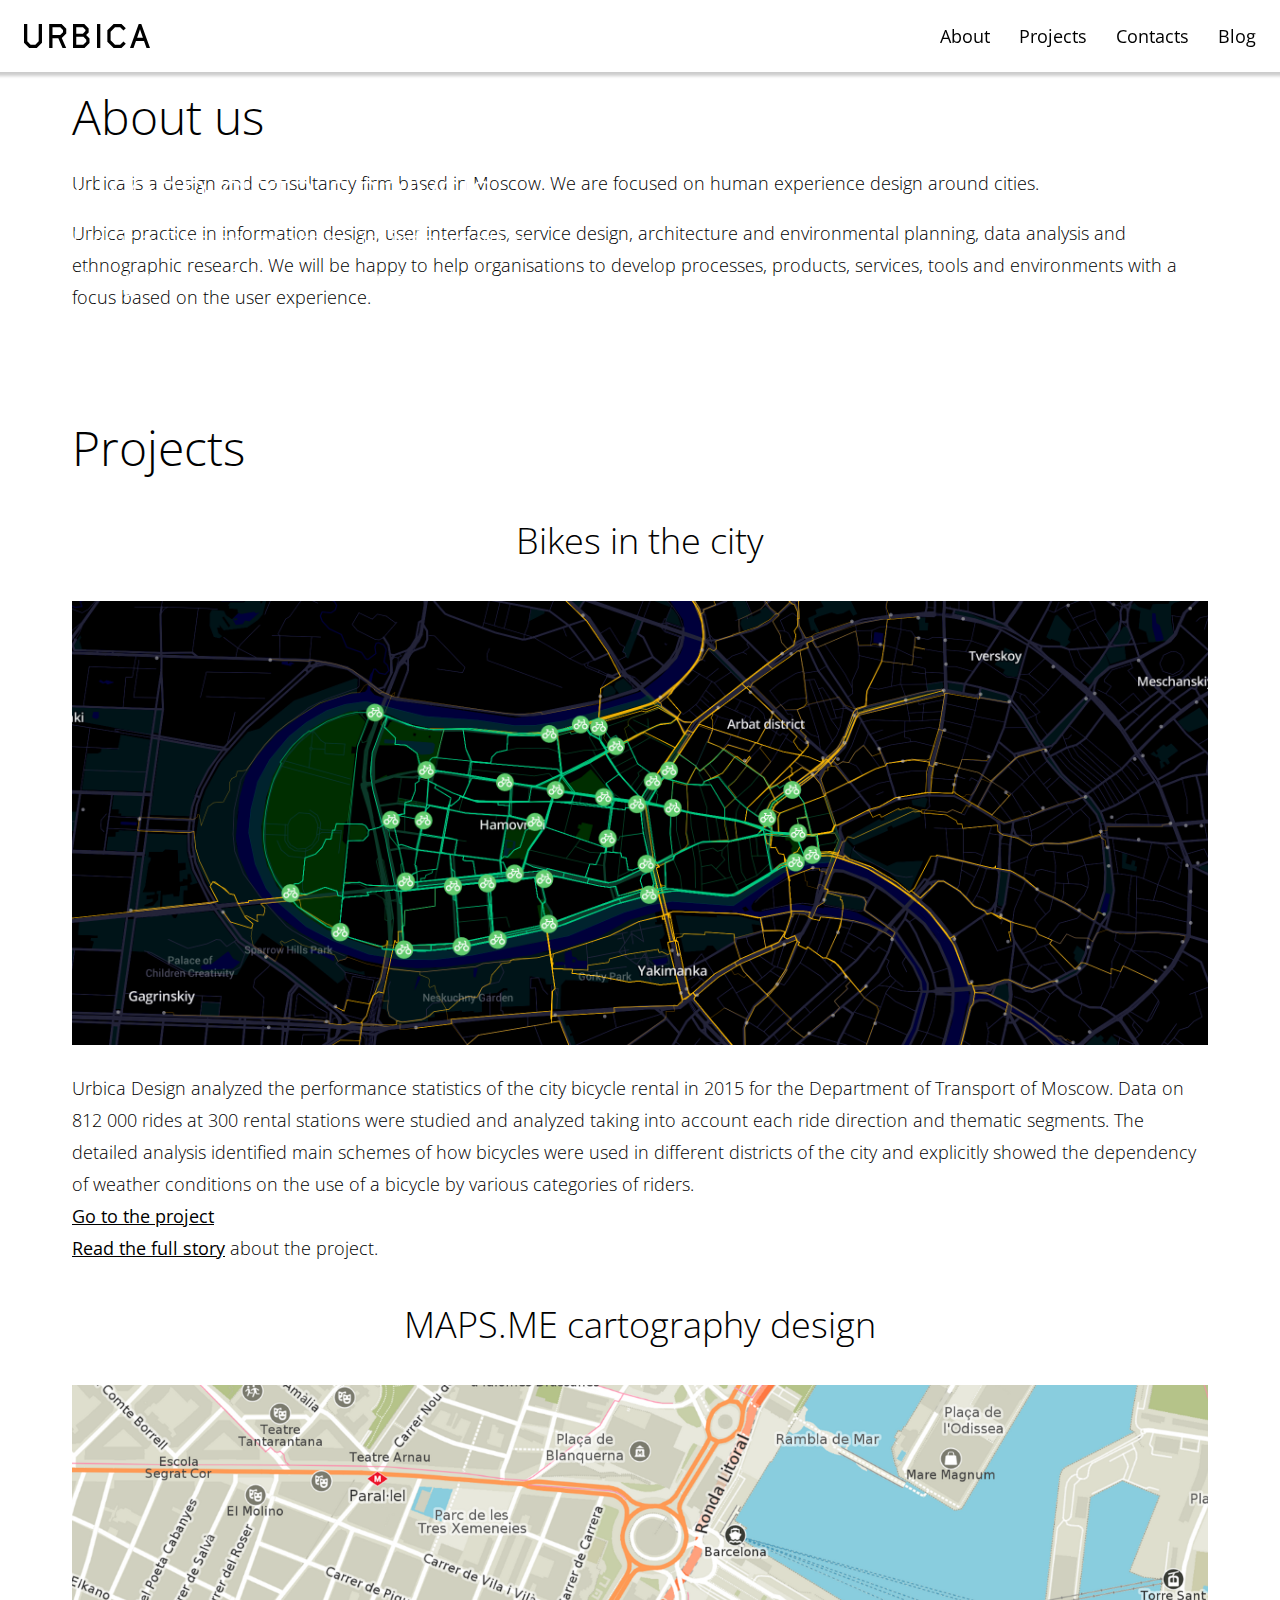
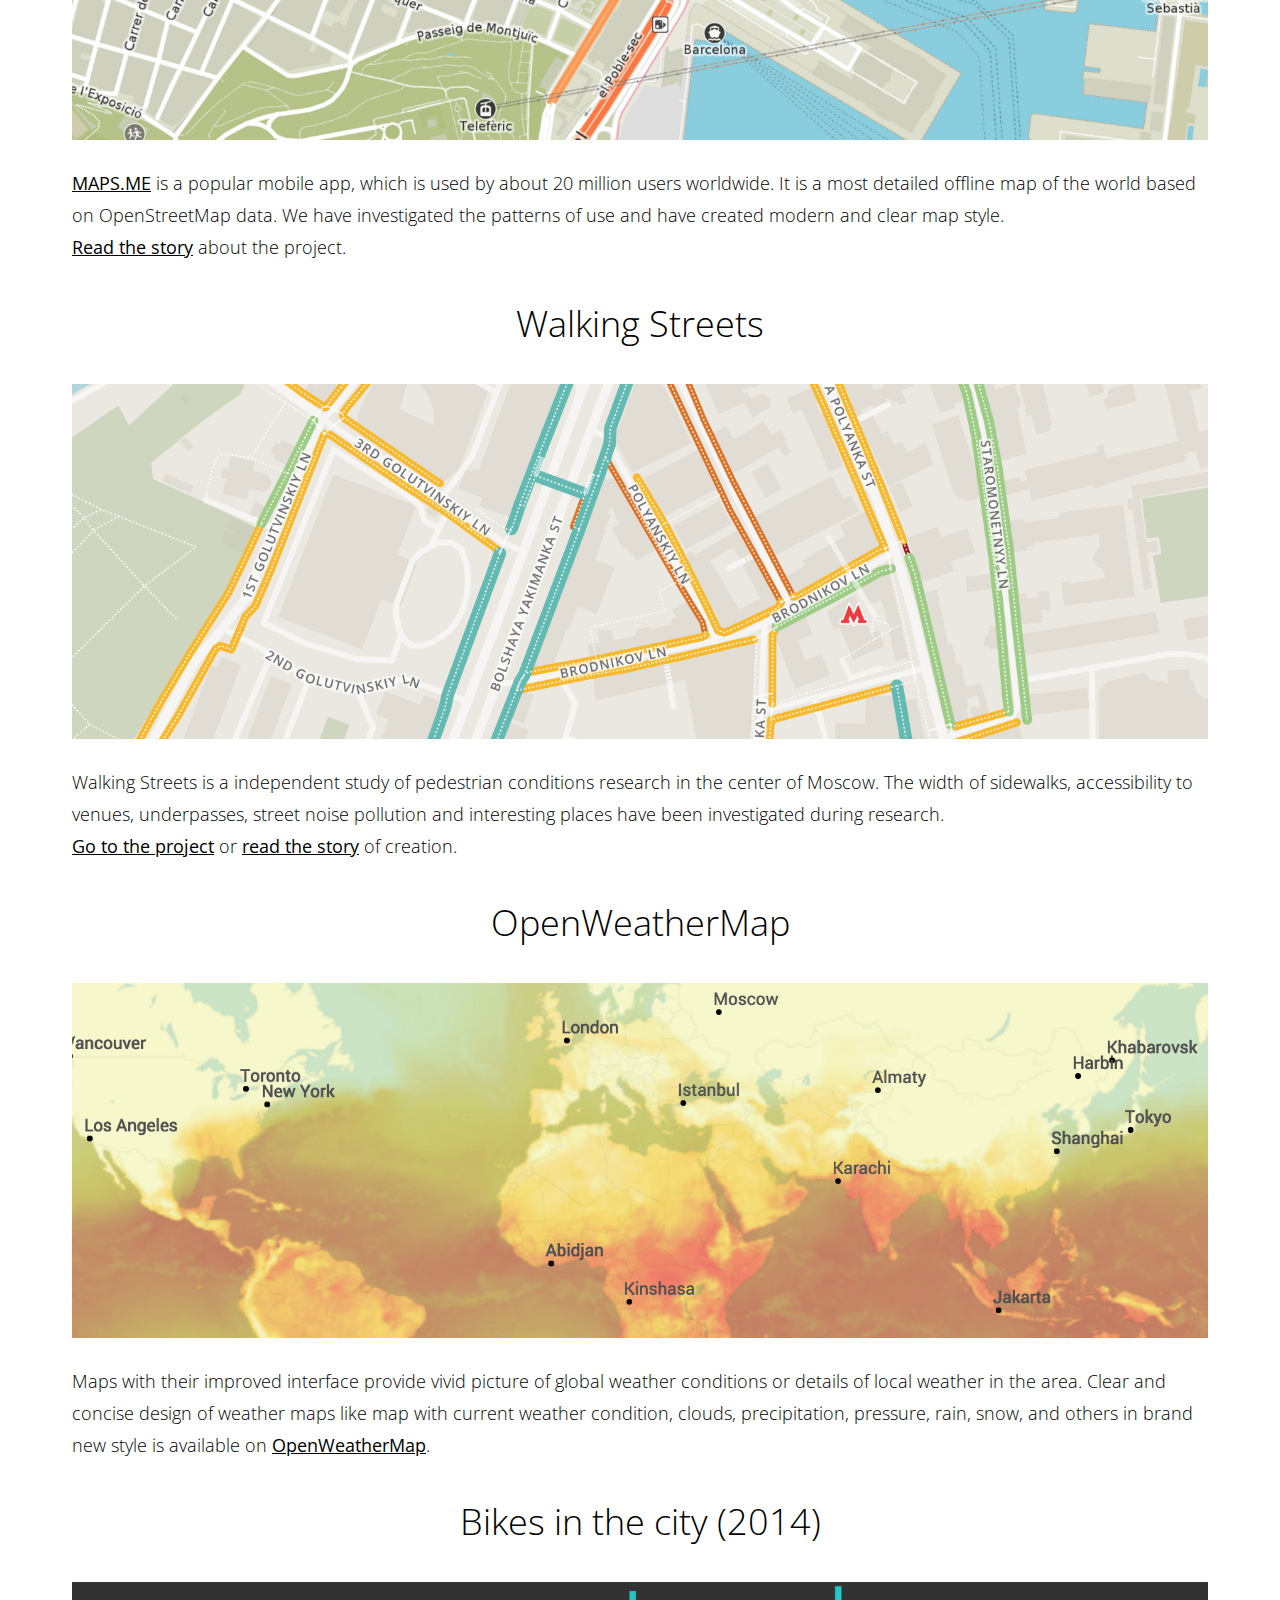
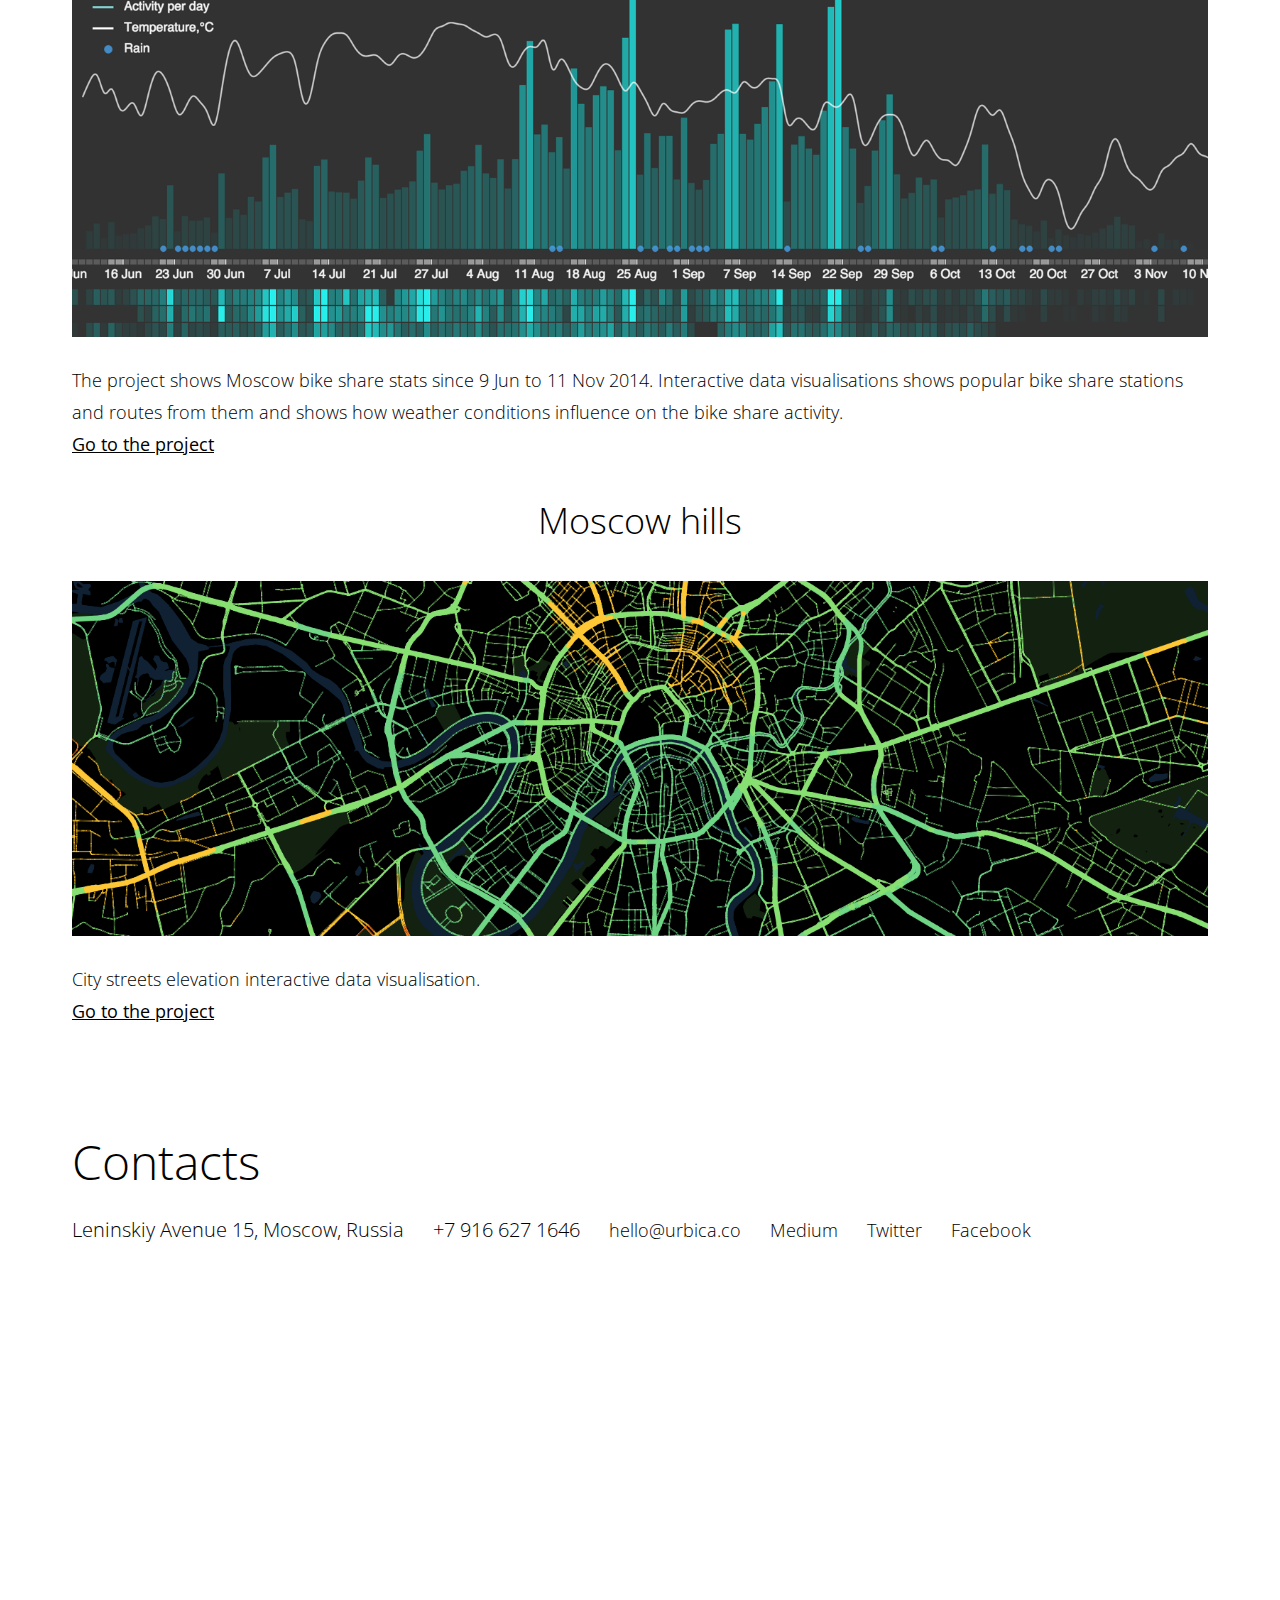
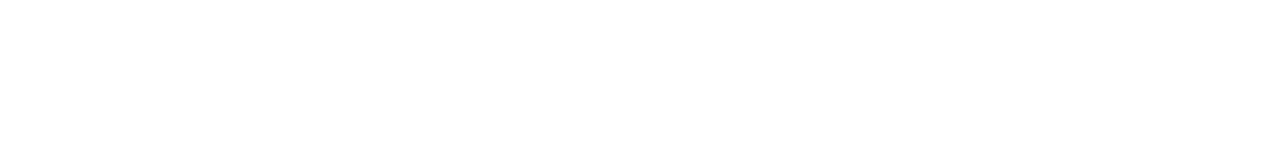
<file: www/index.html>
<!DOCTYPE html>
<html>
<head>
    <meta charset='utf-8' />
    <title>URBICA</title>
    <meta name='viewport' content='initial-scale=1,maximum-scale=1,user-scalable=no' />
    <link rel="shortcut icon" href="favicon.png" />
    <link rel="icon" type="image/svg+xml" href="favicon.svg"/>
    <link rel="alternate icon" type="image/png" href="favicon.png"/>
    <link rel="stylesheet" href="urbica.css" type="text/css">
    <link href='https://fonts.googleapis.com/css?family=Open+Sans:400,300' rel='stylesheet' type='text/css'>
    <script src='https://api.tiles.mapbox.com/mapbox-gl-js/v0.13.1/mapbox-gl.js'></script>
    <link href='https://api.tiles.mapbox.com/mapbox-gl-js/v0.13.1/mapbox-gl.css' rel='stylesheet' />
</head>
<body>

<div id='head'>
  <div id='logo'></div><div id='menu'>
    <div><a href='#about'>About</a></div>
    <div><a href='#projects'>Projects</a></div>
    <div><a href='#contacts'>Contacts</a></div>
    <!-- <div><a href='#study'>Workshops</a></div> -->
    <div><a href='http://medium.com/@Urbica.co/' target="_blank">Blog</a></div>
  </div>
</div>

<div id='welcome'>
  <h2>Urban data analysis</h2>
  <div id='welcome-description'>
    Urbica Design practice in information design, user interfaces and data analysis. We are focused on human experience design around cities.
  </div>
</div>

<div id='splash-container'><div id="colormap"></div></div>
<div id="wrapper">
<div id="page">
<a name="about"  class="anchor">
<div class="content-block">
  </a><h2>About us</h2>
  <div class="content">
    <p>Urbica is a design and consultancy firm based in Moscow. We are focused on human experience design around cities.</p>
    <p>Urbica practice in information design, user interfaces, service design, architecture and environmental planning, data analysis and ethnographic research. We will be happy to help organisations to develop processes, products, services, tools and environments with a focus based on the user experience.</p>
  </div>
</div>
<a name="projects" class="anchor">
<div class="content-block">
  </a><h2>Projects</h2>
  <div class="content">
    <h3><a href="/bikes/">Bikes in the city</a></h3>
    <p><a href="/bikes/"><img src="img/bikes_2015.png" width="100%" border="0"></a></p>
    <p>Urbica Design analyzed the performance statistics of the city bicycle rental in 2015 for the Department of Transport of Moscow. Data on 812 000 rides at 300 rental stations were studied and analyzed taking into account each ride direction and thematic segments. The detailed analysis identified main schemes of how bicycles were used in different districts of the city and explicitly showed the dependency of weather conditions on the use of a bicycle by various categories of riders.<br/>
      <a href="/bikes/">Go to the project</a>
      <br/><a href="https://medium.com/@Urbica.co/bicycles-in-the-city-f9529d918388">Read the full story</a> about the project.</p>

    <h3><a href="https://medium.com/@Urbica.co/world-map-design-1a9711783333">MAPS.ME cartography design</a></h3>
    <p><a href="https://medium.com/@Urbica.co/world-map-design-1a9711783333"><img src="img/mapsme.png" width="100%" border="0"></a></p>
    <p><a href="http://maps.me/">MAPS.ME</a> is a popular mobile app, which is used by about 20 million users worldwide. It is a most detailed offline map of the world based on OpenStreetMap data. We have investigated the patterns of use and have created modern and clear map style.
      <br/><a href="https://medium.com/@Urbica.co/world-map-design-1a9711783333">Read the story</a> about the project.</p>

    <h3><a href="http://walkstreets.org">Walking Streets</a></h3>
    <p><a href="http://walkstreets.org"><img src="img/walkstreets.png" width="100%" border="0"></a></p>
    <p>Walking Streets is a independent study of pedestrian conditions research in the center of Moscow. The width of sidewalks, accessibility to venues, underpasses, street noise pollution and interesting places have been investigated during research.<br/>
     <a href="http://walkstreets.org/">Go to the project</a> or <a href="https://medium.com/@Urbica.co/a-good-walk-4189a331348c">read the story</a> of creation.</p>

     <h3><a href="http://openweathermap.org/weathermap" target="_blank">OpenWeatherMap</a></h3>
    <p><a href="http://openweathermap.org/weathermap" target="_blank"><img src="img/owm.png" width="100%" border="0"></a></p>
    <p>Maps with their improved interface provide vivid picture of global weather conditions or details of local weather in the area. Сlear and concise design of weather maps like map with current weather condition, clouds, precipitation, pressure, rain, snow, and others in brand new style is available on <a href="http://openweathermap.org/weathermap" target="_blank">OpenWeatherMap</a>.</p>


    <h3><a href="/velo/">Bikes in the city (2014)</a></h3>
    <p><a href="/velo/"><img src="img/velo.png" width="100%" border="0"></a></p>
    <p>The project shows Moscow bike share stats since 9 Jun to 11 Nov 2014. Interactive data visualisations shows popular bike share stations and routes from them and shows how weather conditions influence on the bike share activity.<br/>
      <a href="/velo/">Go to the project</a></p>
    <h3><a href="/hills/">Moscow hills</a></h3>
    <p><a href="/hills/"><img src="img/hills.png" width="100%" border="0"></a></p>
    <p>City streets elevation interactive data visualisation.<br/> <a href="/hills/">Go to the project</a></p>
  </div>
</div>

<a name="contacts"  class="anchor">
<a name="projects" class="anchor"></a>
<div class="content-block">
  <h2>Contacts</h2>
  <div class="content">
    <span class='contact'>Leninskiy&nbsp;Avenue&nbsp;15, Moscow,&nbsp;Russia</span>
    <span class='contact'>+7&nbsp;916&nbsp;627&nbsp;1646</span>
    <span class='contact'><a href="mailto: hello@urbica.co">hello@urbica.co</a></span>
    <span class='contact'><a href="http://medium.com/@Urbica.co">Medium</a></span>
    <span class='contact'><a href="http://twitter.com/urbicadesign">Twitter</a></span>
    <span class='contact'><a href="http://facebook.com/urbica.co">Facebook</a></span>
  </div>
  </div>
</div>
</div>
<div class="map" id="map"></div>

<script src="http://d3js.org/d3.v3.min.js"></script>
<script src="http://d3js.org/topojson.v1.min.js"></script>
<script src="colormap.js"></script>
<script>

mapboxgl.accessToken = 'pk.eyJ1IjoidXJiaWNhZGVzaWduIiwiYSI6ImNpazZtdTAybzAwNHV2cmtzN25tOGhuMmMifQ.deJJrUZi3FZRz_UFXEuQlQ';
var map = new mapboxgl.Map({
    container: 'map', // container id
    style: 'mapbox://styles/urbicadesign/cik6mv20100dubum7ncxzgehc', //hosted style id
    center: [37.600467040087999, 55.720435731326489], // starting position
    zoom: 13, // starting zoom
    interactive: false
});
</script>



<!-- Yandex.Metrika counter -->
<script type="text/javascript">
(function (d, w, c) {
    (w[c] = w[c] || []).push(function() {
        try {
            w.yaCounter31411338 = new Ya.Metrika({
                id:31411338,
                clickmap:true,
                trackLinks:true,
                accurateTrackBounce:true
            });
        } catch(e) { }
    });

    var n = d.getElementsByTagName("script")[0],
        s = d.createElement("script"),
        f = function () { n.parentNode.insertBefore(s, n); };
    s.type = "text/javascript";
    s.async = true;
    s.src = "https://mc.yandex.ru/metrika/watch.js";

    if (w.opera == "[object Opera]") {
        d.addEventListener("DOMContentLoaded", f, false);
    } else { f(); }
})(document, window, "yandex_metrika_callbacks");
</script>
<noscript><div><img src="https://mc.yandex.ru/watch/31411338" style="position:absolute; left:-9999px;" alt="" /></div></noscript>
<!-- /Yandex.Metrika counter -->
<script>
  (function(i,s,o,g,r,a,m){i['GoogleAnalyticsObject']=r;i[r]=i[r]||function(){
  (i[r].q=i[r].q||[]).push(arguments)},i[r].l=1*new Date();a=s.createElement(o),
  m=s.getElementsByTagName(o)[0];a.async=1;a.src=g;m.parentNode.insertBefore(a,m)
  })(window,document,'script','//www.google-analytics.com/analytics.js','ga');

  ga('create', 'UA-64821013-1', 'auto');
  ga('send', 'pageview');

</script>
</body>
</html>
</file>
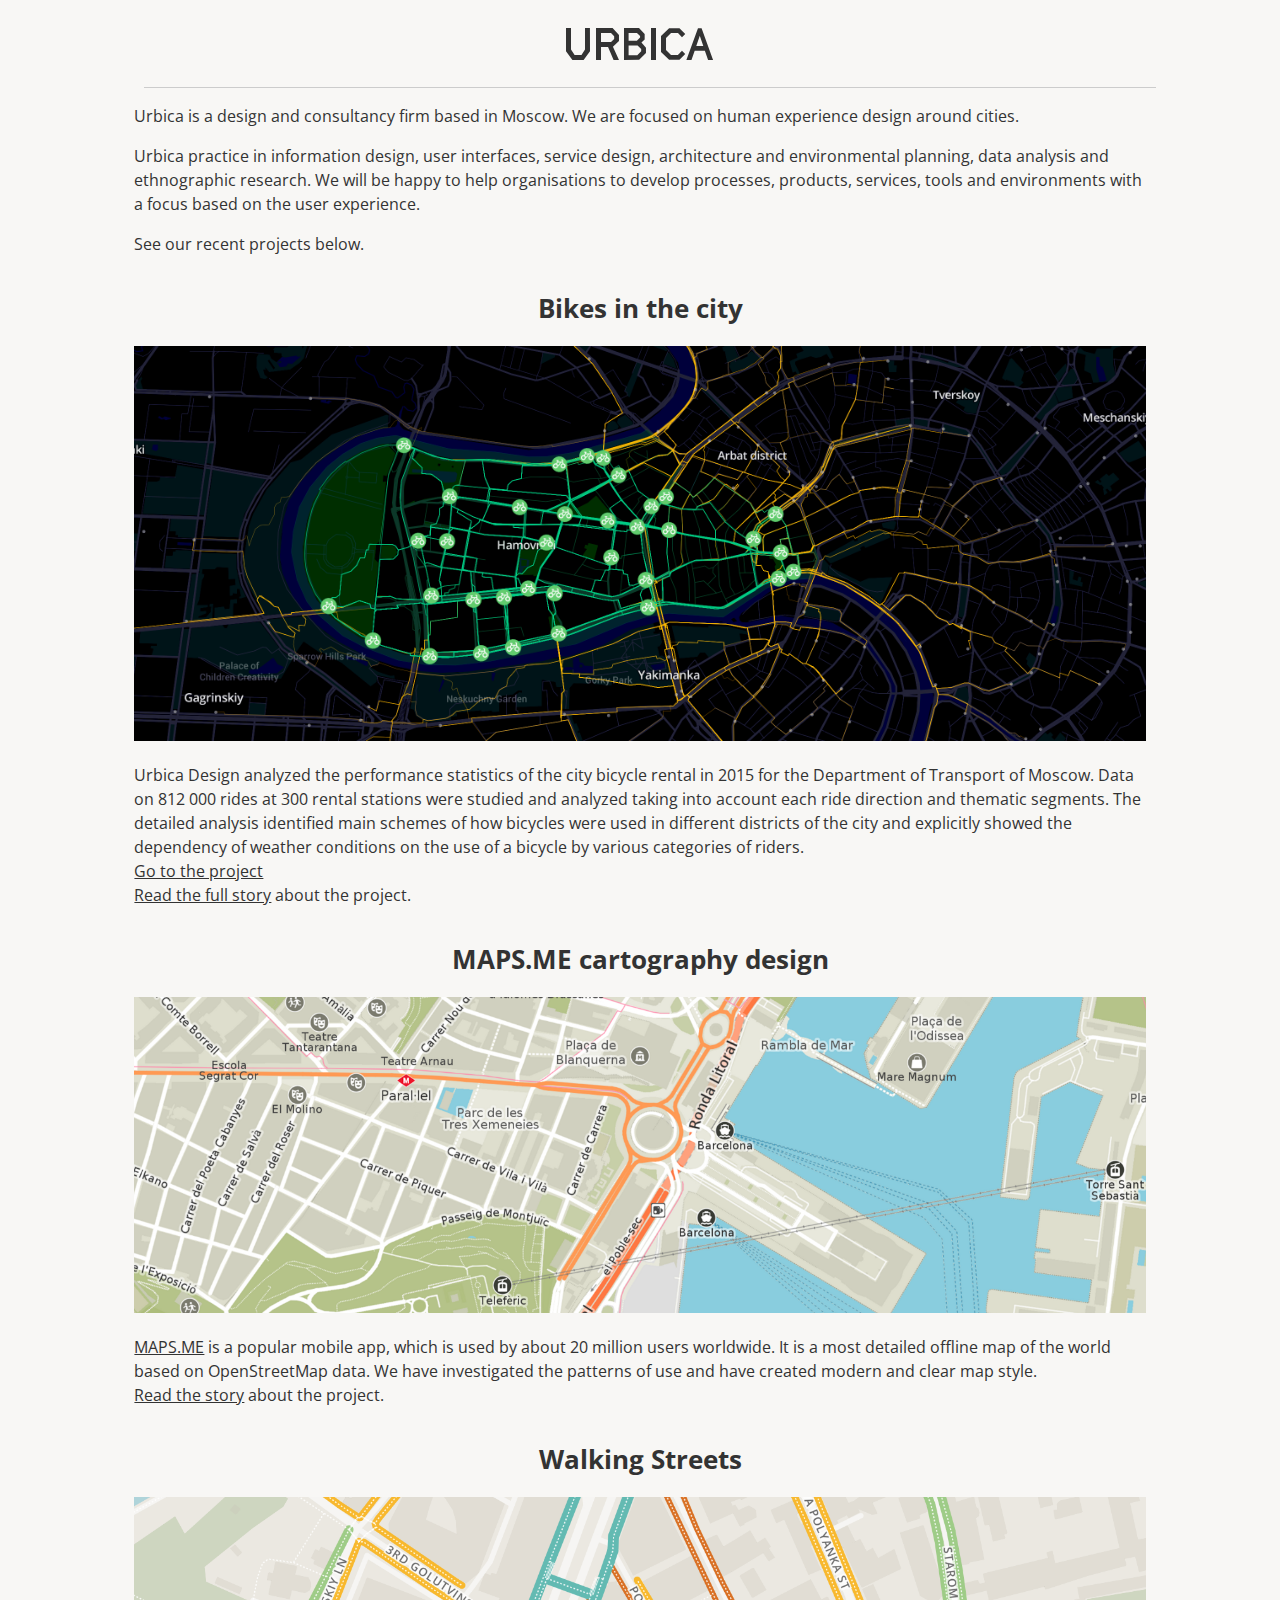
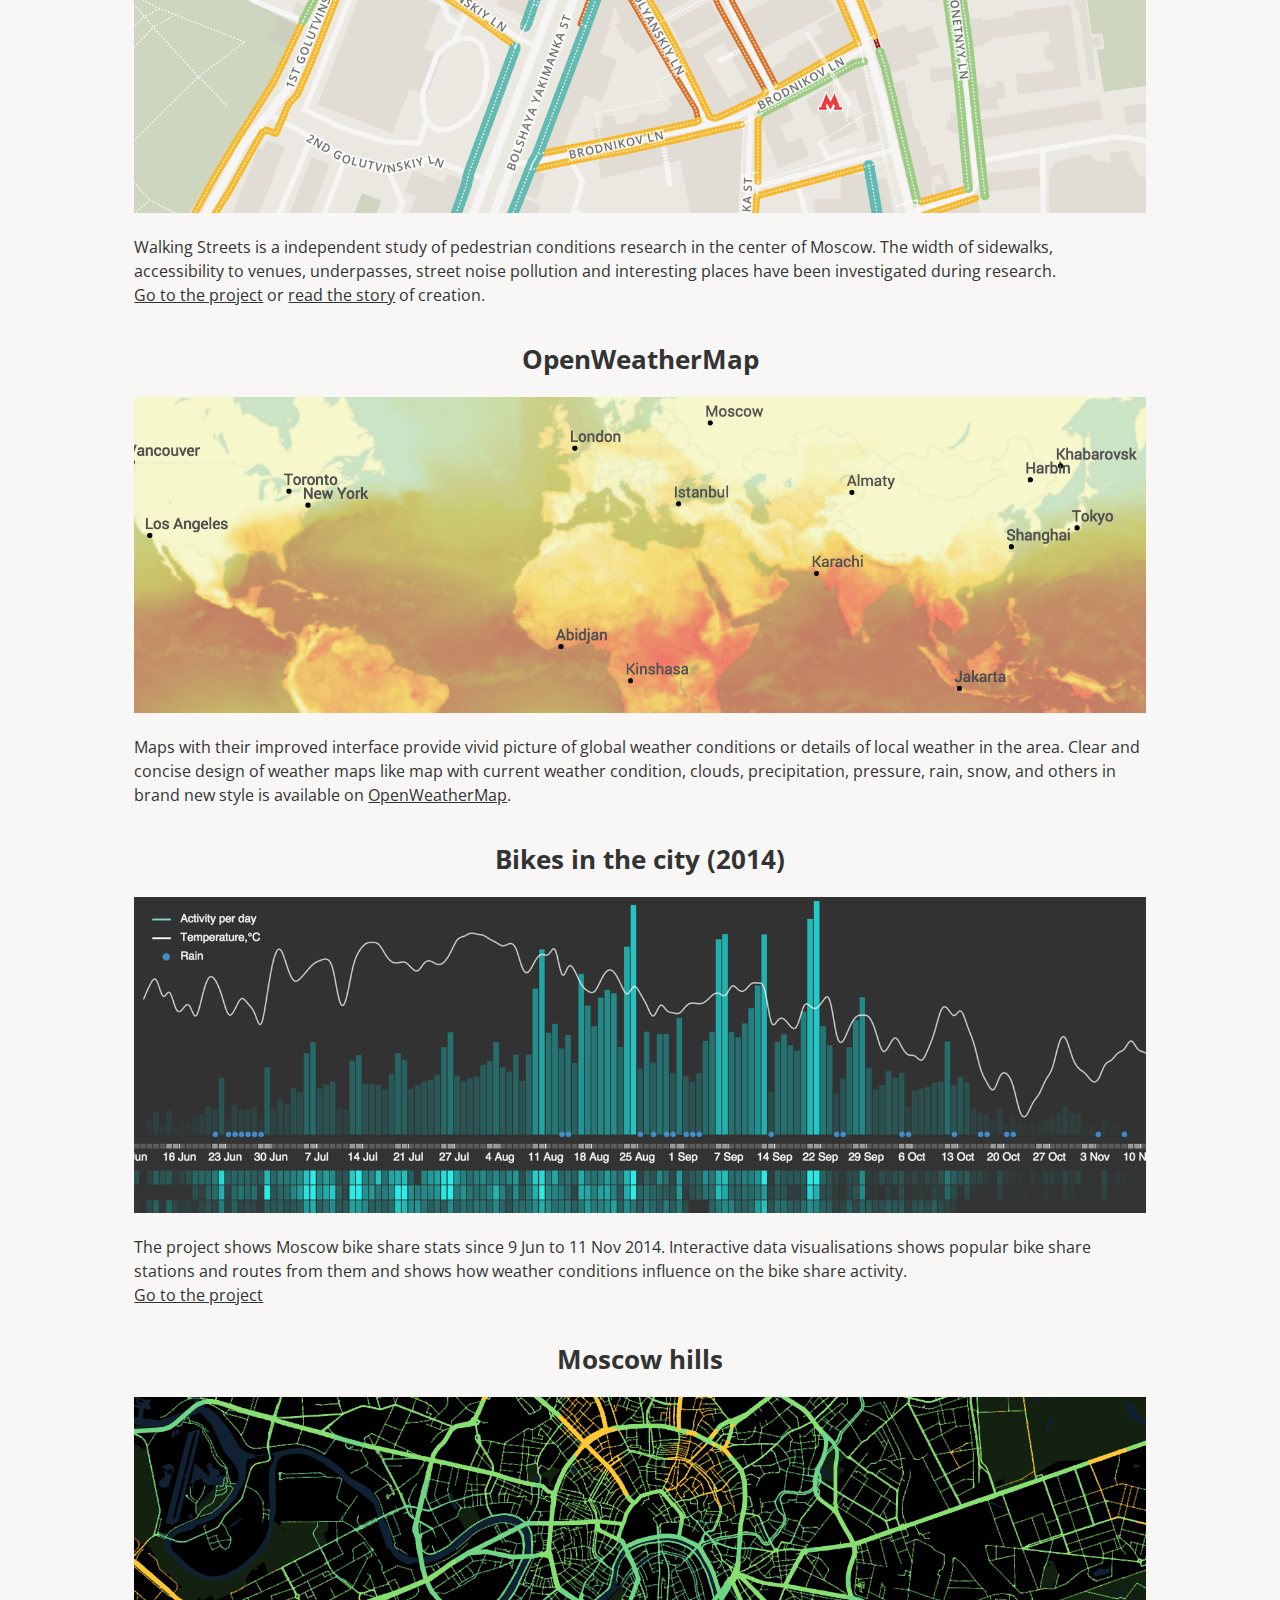
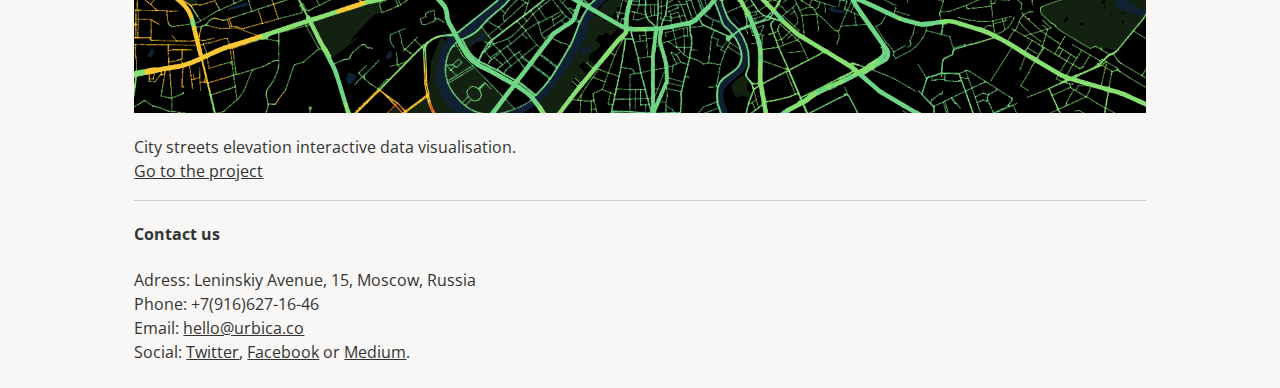
<file: www/old/index.html>
<!DOCTYPE html PUBLIC "-//W3C//DTD HTML 4.01//EN">
<html>
	<head>
		<meta name="viewport" content="width=device-width, initial-scale=1">
		<link rel="shortcut icon" href="favicon.png" />
    <link rel="icon" type="image/svg+xml" href="favicon.svg"/>
    <link rel="alternate icon" type="image/png" href="favicon.png"/>
		<title>
			URBICA
		</title>
		<link rel="stylesheet" href="./stylesheets/style.css" type="text/css">
	</head>
	<body>
		<div class="page-wrap">
			<div class="page-view">
				<div class="header">
					<img src='./img/logo.svg'>
				</div>
				<div class="splitter">
					<div class="splitter-line"></div>
				</div>
				<div class="content">
					<p>Urbica is a design and consultancy firm based in Moscow. We are focused on human experience design around cities.</p>
					<p>Urbica practice in information design, user interfaces, service design, architecture and environmental planning, data analysis and ethnographic research. We will be happy to help organisations to develop processes, products, services, tools and environments with a focus based on the user experience.</p>
				</div>
				<div class="content">
					<p>See our recent projects below.</p>

					<h3><a href="/bikes/">Bikes in the city</a></h3>
					<p><a href="/bikes/"><img src="img/bikes_2015.png" width="100%" border="0"></a></p>
					<p>Urbica Design analyzed the performance statistics of the city bicycle rental in 2015 for the Department of Transport of Moscow. Data on 812 000 rides at 300 rental stations were studied and analyzed taking into account each ride direction and thematic segments. The detailed analysis identified main schemes of how bicycles were used in different districts of the city and explicitly showed the dependency of weather conditions on the use of a bicycle by various categories of riders.<br/>
						<a href="/bikes/">Go to the project</a>
						<br/><a href="https://medium.com/@Urbica.co/bicycles-in-the-city-f9529d918388">Read the full story</a> about the project.</p>
					<h3><a href="https://medium.com/@Urbica.co/world-map-design-1a9711783333">MAPS.ME cartography design</a></h3>
					<p><a href="https://medium.com/@Urbica.co/world-map-design-1a9711783333"><img src="img/mapsme.png" width="100%" border="0"></a></p>
					<p><a href="http://maps.me/">MAPS.ME</a> is a popular mobile app, which is used by about 20 million users worldwide. It is a most detailed offline map of the world based on OpenStreetMap data. We have investigated the patterns of use and have created modern and clear map style.
						<br/><a href="https://medium.com/@Urbica.co/world-map-design-1a9711783333">Read the story</a> about the project.</p>

					<h3><a href="http://walkstreets.org">Walking Streets</a></h3>
					<p><a href="http://walkstreets.org"><img src="img/walkstreets.png" width="100%" border="0"></a></p>
					<p>Walking Streets is a independent study of pedestrian conditions research in the center of Moscow. The width of sidewalks, accessibility to venues, underpasses, street noise pollution and interesting places have been investigated during research.<br/>
					 <a href="http://walkstreets.org/">Go to the project</a> or <a href="https://medium.com/@Urbica.co/a-good-walk-4189a331348c">read the story</a> of creation.</p>

					 <h3><a href="http://openweathermap.org/weathermap" target="_blank">OpenWeatherMap</a></h3>
 					<p><a href="http://openweathermap.org/weathermap" target="_blank"><img src="img/owm.png" width="100%" border="0"></a></p>
 					<p>Maps with their improved interface provide vivid picture of global weather conditions or details of local weather in the area. Сlear and concise design of weather maps like map with current weather condition, clouds, precipitation, pressure, rain, snow, and others in brand new style is available on <a href="http://openweathermap.org/weathermap" target="_blank">OpenWeatherMap</a>.</p>


					<h3><a href="/velo/">Bikes in the city (2014)</a></h3>
					<p><a href="/velo/"><img src="img/velo.png" width="100%" border="0"></a></p>
					<p>The project shows Moscow bike share stats since 9 Jun to 11 Nov 2014. Interactive data visualisations shows popular bike share stations and routes from them and shows how weather conditions influence on the bike share activity.<br/>
						<a href="/velo/">Go to the project</a></p>

					<h3><a href="/hills/">Moscow hills</a></h3>
					<p><a href="/hills/"><img src="img/hills.png" width="100%" border="0"></a></p>
					<p>City streets elevation interactive data visualisation.<br/> <a href="/hills/">Go to the project</a></p>

				</div>
				<div class="splitter-line"></div>
				<div class="content">
					<h4>Contact us</h4>
					<p>Adress: Leninskiy Avenue, 15, Moscow, Russia<br/>Phone: +7(916)627-16-46<br/>Email: <a href="mailto:hello@urbica.co">hello@urbica.co</a>&nbsp;&nbsp;
					<br/>Social: <a href="http://twitter.com/urbicadesign/">Twitter</a>, <a href="http://facebook.com/urbica.co">Facebook</a> or <a href="http://medium.com/@urbica.co/">Medium</a>.</p>

				</div>
			</div>
		</div>
		<!-- Yandex.Metrika counter -->
<script type="text/javascript">
    (function (d, w, c) {
        (w[c] = w[c] || []).push(function() {
            try {
                w.yaCounter31411338 = new Ya.Metrika({
                    id:31411338,
                    clickmap:true,
                    trackLinks:true,
                    accurateTrackBounce:true
                });
            } catch(e) { }
        });

        var n = d.getElementsByTagName("script")[0],
            s = d.createElement("script"),
            f = function () { n.parentNode.insertBefore(s, n); };
        s.type = "text/javascript";
        s.async = true;
        s.src = "https://mc.yandex.ru/metrika/watch.js";

        if (w.opera == "[object Opera]") {
            d.addEventListener("DOMContentLoaded", f, false);
        } else { f(); }
    })(document, window, "yandex_metrika_callbacks");
</script>
<noscript><div><img src="https://mc.yandex.ru/watch/31411338" style="position:absolute; left:-9999px;" alt="" /></div></noscript>
<!-- /Yandex.Metrika counter -->
		<script>
		  (function(i,s,o,g,r,a,m){i['GoogleAnalyticsObject']=r;i[r]=i[r]||function(){
		  (i[r].q=i[r].q||[]).push(arguments)},i[r].l=1*new Date();a=s.createElement(o),
		  m=s.getElementsByTagName(o)[0];a.async=1;a.src=g;m.parentNode.insertBefore(a,m)
		  })(window,document,'script','//www.google-analytics.com/analytics.js','ga');

		  ga('create', 'UA-64821013-1', 'auto');
		  ga('send', 'pageview');

		</script>
	</body>
</html>
</file>
<file: www/urbica.css>
@import url(http://fonts.googleapis.com/css?family=Open+Sans:400);

     * {
       font-family: 'Open Sans', sans-serif;
       font-weight: 300;
      font-size: 18px; }

     body,html { margin: 0; }

     #head {
        position: fixed;
        top: 0;
        left: 0;
        height: 60px;
        width: 100%;
        height: 72px;
        line-height: 72px;
        background: #fff;
        box-shadow: 0px 1px 3px 3px rgba(0,0,0,0.2);
        z-index: 3000;
        display: flex;
       }

       #logo {
         display: inline-block;

       }

       #menu {
         width: 100%;
         display: inline-block;
         text-align: right;
       }

       #menu div {
         display: inline-block;
         margin-right: 24px;
       }

       #menu div a {
         color: #000;
         text-decoration: none;
         font-size: 1em;
         font-weight: 400;
       }

       #menu div a:hover, #menu div a:active { color: red; }


       a, a:visited {  color: #000; }
       a:hover { color: red; }

       #logo {

         height: 72px;
         line-height: 72px;
         width: 320px;
         background: url('img/urbica_logo.svg') 24px center no-repeat;
       }

       #splash-container {
         left: 0;
         top: 0;
         width: 100%; height: 100%;
         overflow: none;
         background: #000;
       }

       #welcome {
         display: block;
         position: absolute;
         left: 72px;
         top: 144px;
         width: 500px;
         z-index: 600;
       }

       #welcome h2 { color: #fff; }

       #welcome-description {
         font-size: 28px;
         color: #fff;
         font-weight: 300;
       }

       #wrapper {
         text-align: center;
         width: 100%;
       }

       #page {
         display: inline-block;
         text-align: left;
         max-width: 1280px;
       }

       .anchor { }

       h2 {
         font-size: 48px;
         font-weight: 300;
         margin: 12px 0 0 0;
       }

       h3 a, h3 a:visited {
         text-decoration: none;
         color: #000;
         font-size: 36px;
       }

       h3 {
         margin-top: 36px;
         text-align: center;
         font-size: 36px;

       }


       .content-block { padding: 72px 72px 0 72px; }
       .content-block p { line-height: 32px; }
       .content-block p a { font-weight: 400; }



       .contact { font-size: 20px; font-weight: 300; line-height: 72px; margin-right: 24px; }
       .contact a { text-decoration: none; }

       #map { width: 100%; height: 500px; font-size: 10px; }
       #map a {  font-size: 12px; }

       @media only screen and (max-width: 600px) {
         #head { position: absolute; }
         #menu { display: none; }
         #splash-container { height: 50%; }
         #colormap { max-height: 50%; overflow: none; }
         #welcome {
           display: block;
           position: absolute;
           left: 0;
           padding: 24px;
           top: 72px;
           width: auto;
           z-index: 600;
         }

         h2 {
           font-size: 32px;
           font-weight: 300;
           margin: 12px 0 0 0;
         }

         h3 a, h3 a:visited {
           text-decoration: none;
           color: #000;
           font-size: 24px;
         }

         h3 {
           margin-top: 24px;
           text-align: left;;
           font-size: 28px;

         }

         #welcome-description {
           margin-top: 24px;
           font-size: 20px;
           color: #fff;
           font-weight: 300;
         }

         #page {
           text-align: left;
         }

        .content-block { padding: 24px; }

        .contact { font-size: 18px; font-weight: 300; line-height: 36px; margin-right: 12px; }

        #map { font-size: 10px; width: 100%; height: 500px; }


       }
</file>
<file: www/old/stylesheets/style.css>
@import url(http://fonts.googleapis.com/css?family=Open+Sans:400);

body {
  font-family: 'Open Sans', sans-serif;
  font-size: 1em;
  line-height: 1.5em;
  background-color: #f8f7f5;
  color: #333;
}

a, a:visited {
	color: #333;
}

a:hover, a:active  {
	color: red;
}

h3 {
  margin-top: 40px;
  text-align: center;
  font-size: 26px;
}

h3 a {
  text-decoration: none;
}

h2 {
  text-align: center;
  font-size: 32px;
}

.page-wrap {
	text-align: center;
}

.page-view {
	width: 80%;
	display: inline-block;
	max-width: 1200px;
}

@media only screen and (max-width: 600px) {
  .page-view {
  	width: 100%;
  }
}

.header {
	padding: 20px;
	text-align: center;
}

.splitter {
	width: 100%;
	display: block;
	padding: 0 10px;

}

.splitter-line {
	display: block;
	height: 1px;
	border-bottom: 1px solid #ccc;
	}

.content {
	text-align: left;
	width: 100%;
}
</file>
